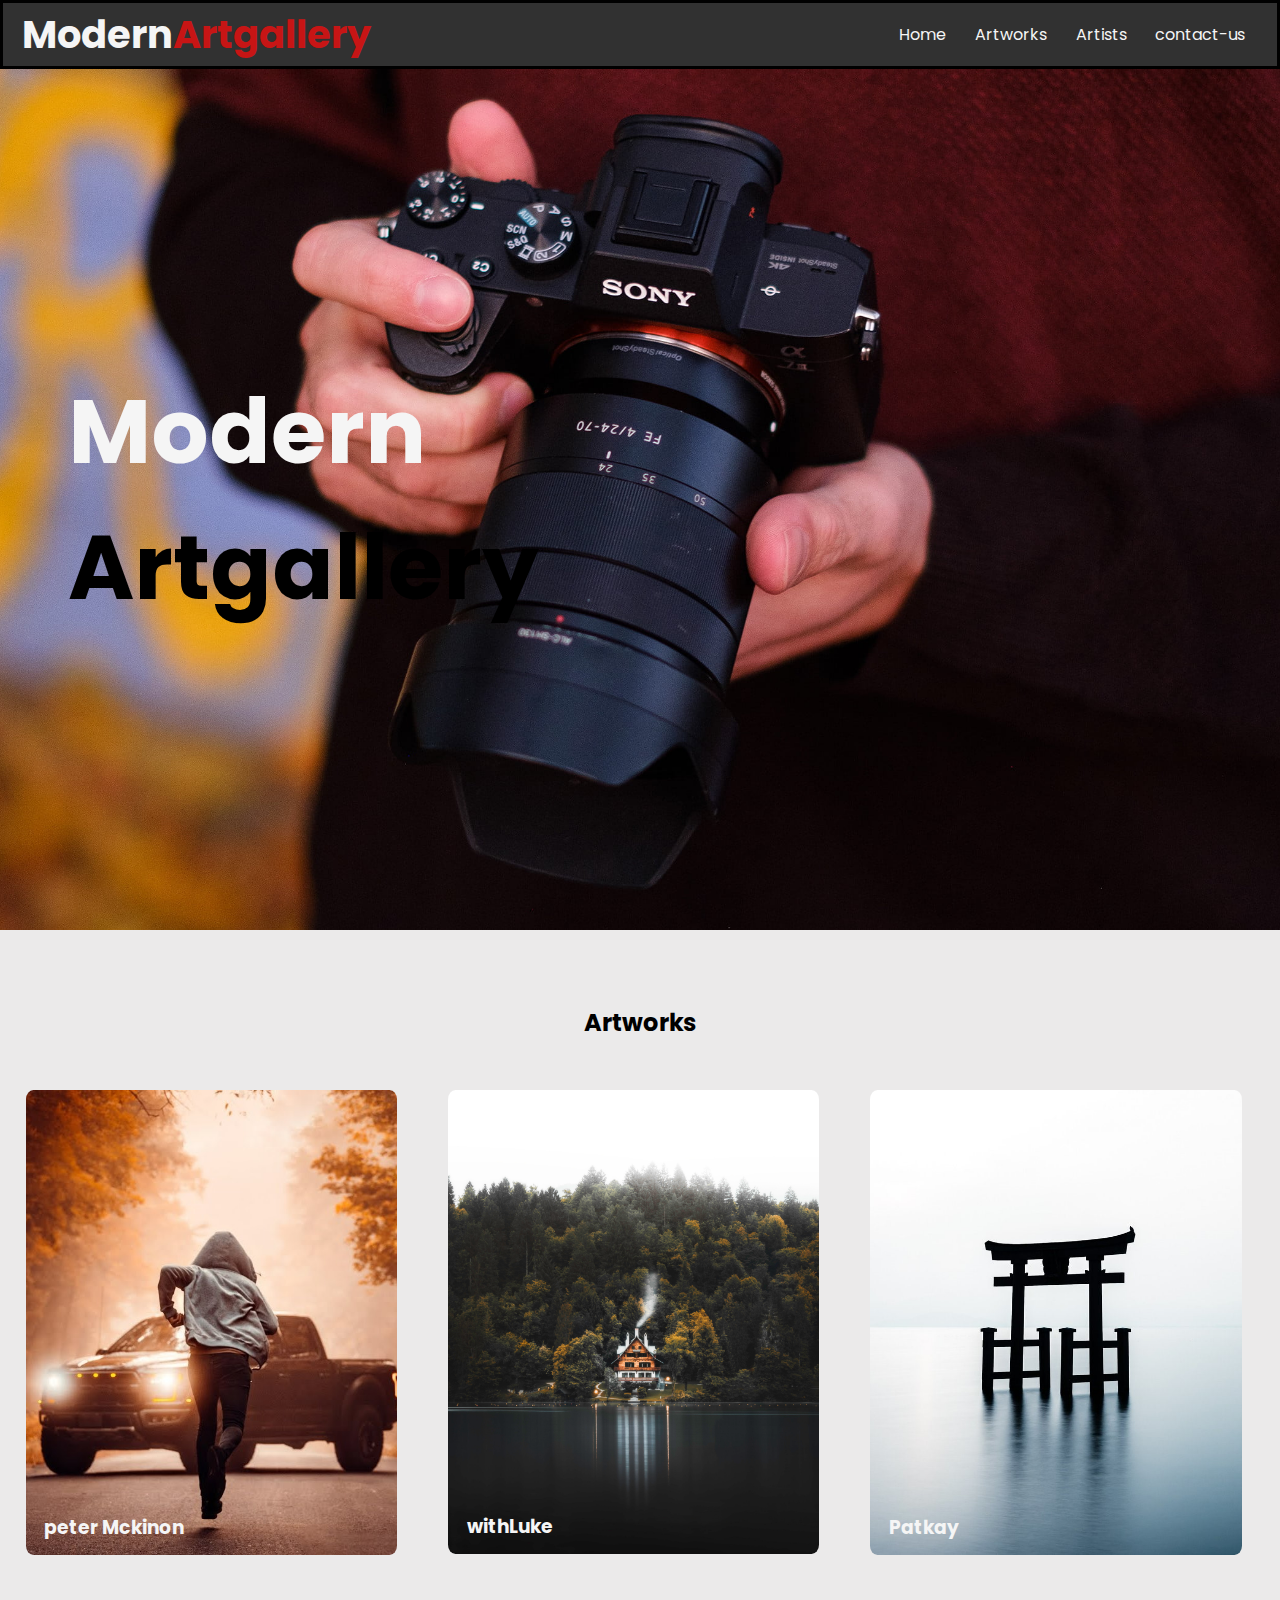
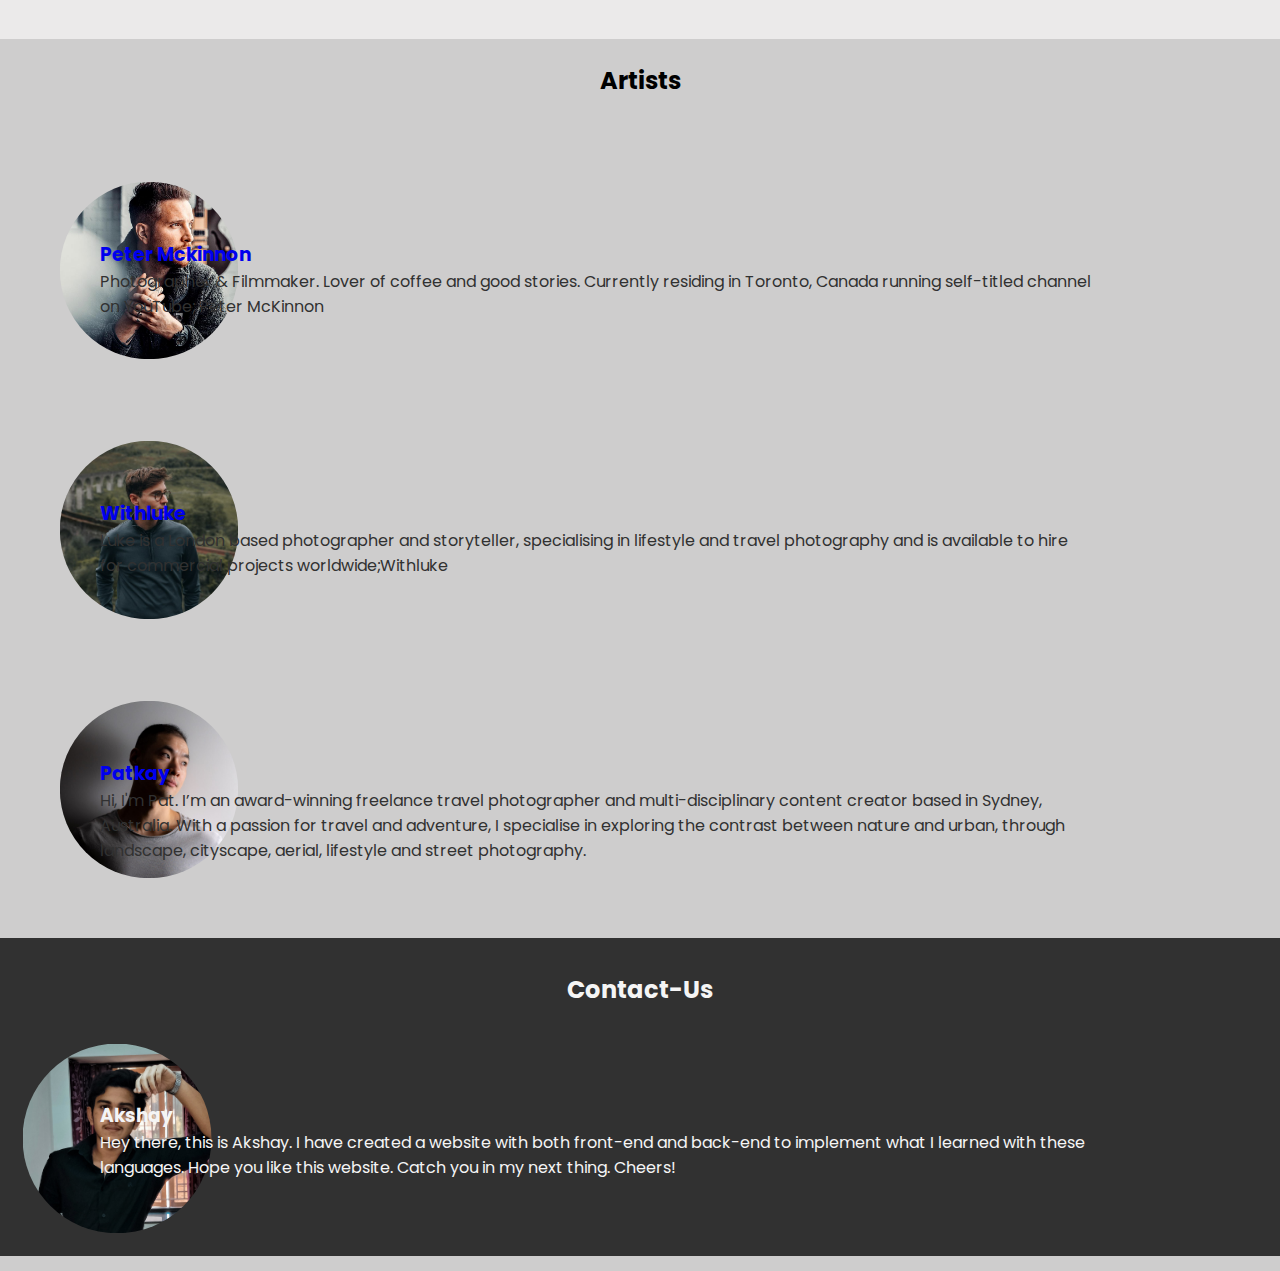
<file: index.html>
<!DOCTYPE html>
<html lang="en">
<head>
    <meta charset="UTF-8">
    <meta http-equiv="X-UA-Compatible" content="IE=edge">
    <meta name="viewport" content="width=device-width, initial-scale=1.0">
    <title>Modern Artgallery</title>
    <link rel="stylesheet" href="CSS/main.css">
</head>
<body>
    <section class="navbar">
        <div class="container">
        <div class="logo">
            <h1>Modern<span>Artgallery</span></h1>
        </div>
        <div class="navigation text-right">
            <ul>
                <li>
                    <a href="index.html">Home</a>
                </li>
                <li>
                    <a href="index.html#artworks">Artworks</a>
                </li>
                <li>
                    <a href="index.html#artists">Artists</a>
                </li>
                <li>
                    <a href="index.html#contact-us">contact-us</a>
                </li>
            </ul>
        </div>
        
        </div>
    <div class="clearfix"></div>
    </section>
    <section class="hero-page" id="hero-page">
        <div class="logo-big">
            <h1>Modern<br><span>Artgallery</span></h1>
            
        </div>

    </section>
    <section class="artworks" id="artworks"> 
        <div class="container-2">
            <h2 class="text-center">Artworks</h2>
        <div class="box float-container">
            <a href="1.html">
            <img src="images/petermck-pot.jpg" alt="petermckinon image" class="img-resp img-curve">
            </a>
            <h3 class="float-text">peter Mckinon</h3>
        </div>
        <div class="box float-container">
            <a href="2.html">
            <img src="images/withluke.jpg" alt="withtluke" class="img-resp img-curve">
            </a>
            <h3 class="float-text">withLuke</h3>
        </div>
        <div class="box float-container">
            <img src="images/patkay-pot.jpg" alt="patkay" class="img-resp img-curve">

            <h3 class="float-text">Patkay</h3>
        </div>
    </div>  
    <div class="clearfix"></div>
    </section>
    <section class="artists" id="artists">
        <div class="artists-container">
            <h2 class="text-center">Artists</h2>
            <div class="artist-num">
                <div class="artists-logo">
                    <img src="images/petmck-logo.jpg" alt="petermck logo" class="img-responsive image-curve">
                </div>           
                <div class="artists-details">
                    <h3><a href="1.html">Peter Mckinnon</a></h3>
                    <p class="para">Photographer & Filmmaker. Lover of coffee and good stories. Currently residing in Toronto, Canada running self-titled channel on YouTube; Peter McKinnon</p>
                </div>
                <div class="clearfix"></div>
            </div>

            <div class="artist-num">
                <div class="artists-logo">
                    <img src="images/withluke-logo.jpg" alt="Withluke" class="img-responsive image-curve">
                </div>           
                <div class="artists-details">
                    <h3><a href="2.html">Withluke</a></h3>
                    <p class="para">Luke is a London based photographer and storyteller, specialising in lifestyle and travel photography and is available to hire for commercial projects worldwide;Withluke</p>
                </div>   
                <div class="clearfix"></div>        
            </div>

            <div class="artist-num">
                <div class="artists-logo">
                    <img src="images/patkay-logo.jpg" alt="Patkay" class="img-responsive image-curve">
                </div>           
                <div class="artists-details">
                    <h3><a href="3.html">Patkay</a></h3>
                    <p class="para">Hi, I'm Pat. I’m an award-winning freelance travel photographer and multi-disciplinary content creator based in Sydney, Australia. With a passion for travel and adventure, I specialise in exploring the contrast between nature and urban, through landscape, cityscape, aerial, lifestyle and street photography.</p>
                </div>  
                <div class="clearfix"></div>          
            </div>
            
        </div>

    </section>
    <section class="contact-us" id="contact-us">
    <div class="contact-container">
        <h2 class="text-center-align">Contact-Us</h2>
        <div class="contact-us-align">
        <div class="artist-logo">
            <img src="images/Mypic.jpg" alt="my picture" class="img-responsive image-curve">
        </div>
        <div class="description">
            <h3>Akshay</h3>
            <p class="para">Hey there, this is Akshay. I have created a website with both front-end and back-end to implement what I learned with these languages. Hope you like this website. Catch you in my next thing. Cheers!</p>
        </div>
        <div class="clearfix"></div>
    </div>
    </div>
    </section>
</body>
</html>
</file>
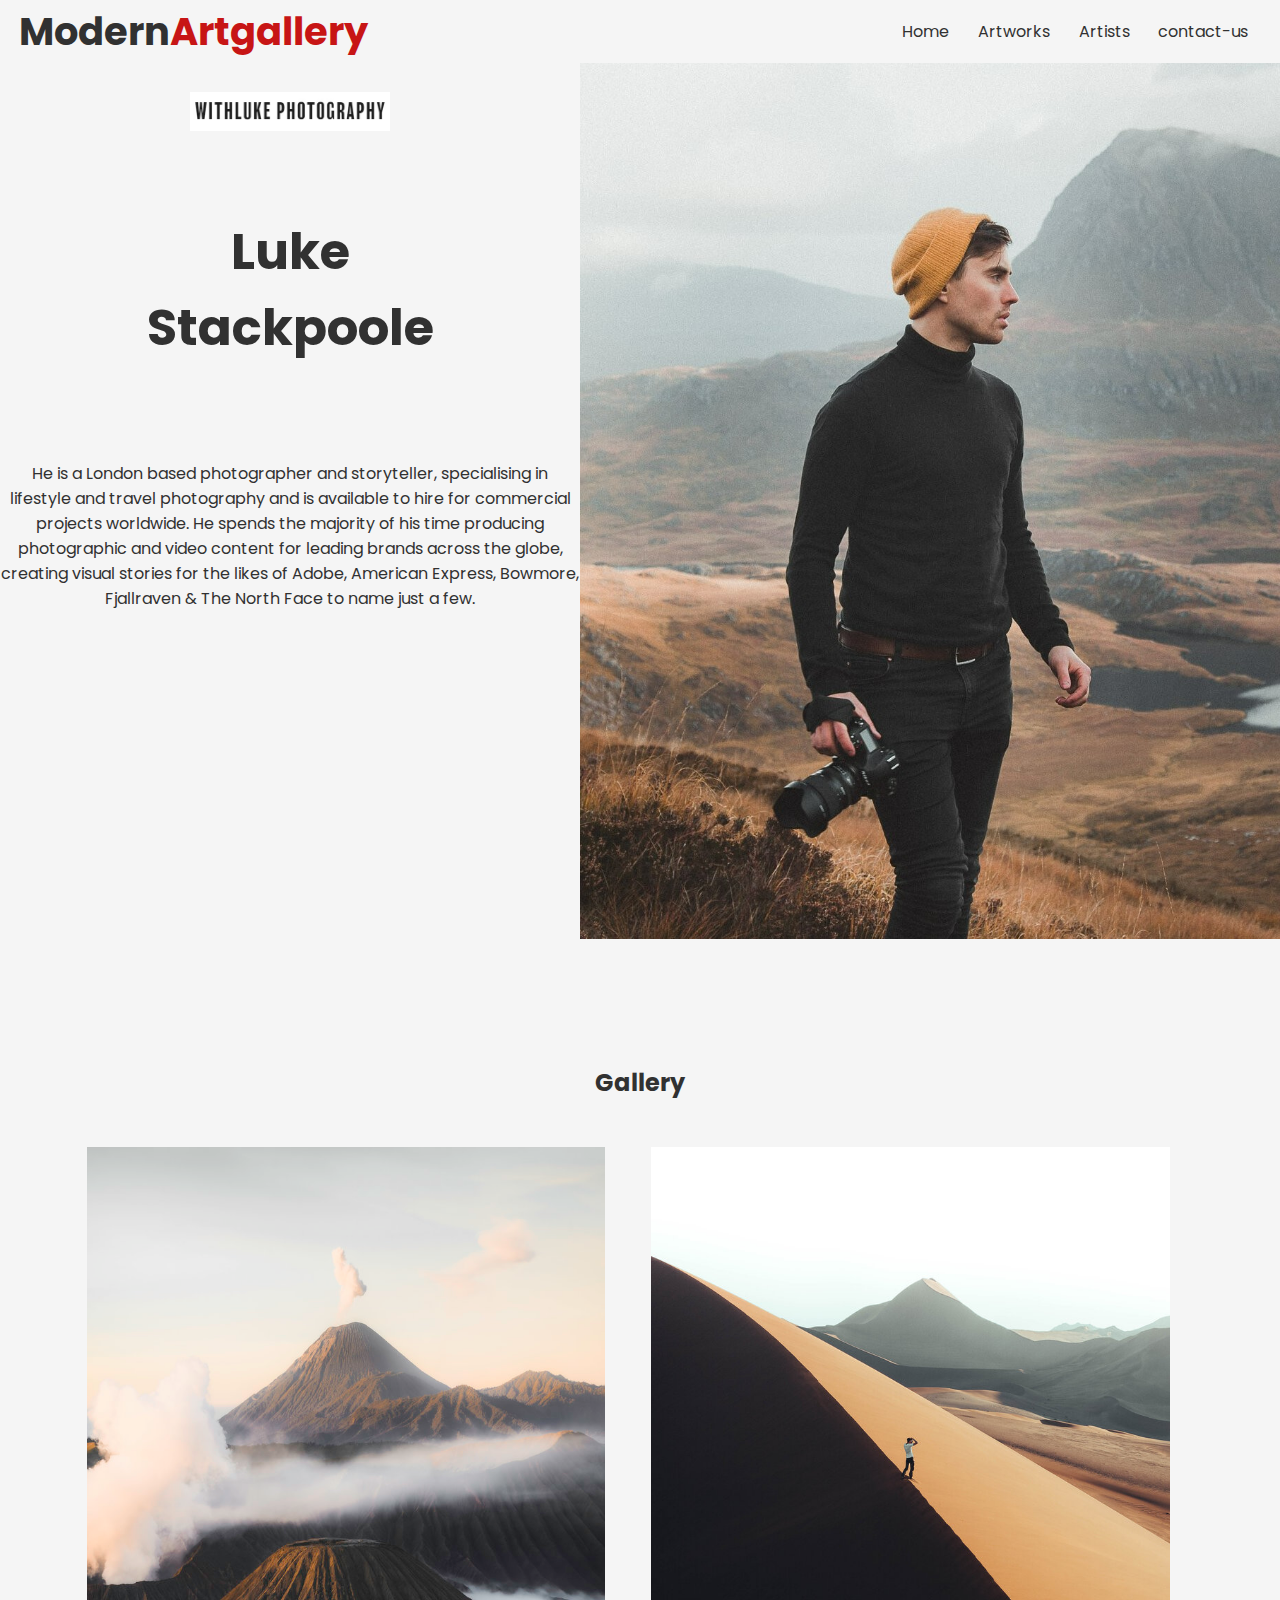
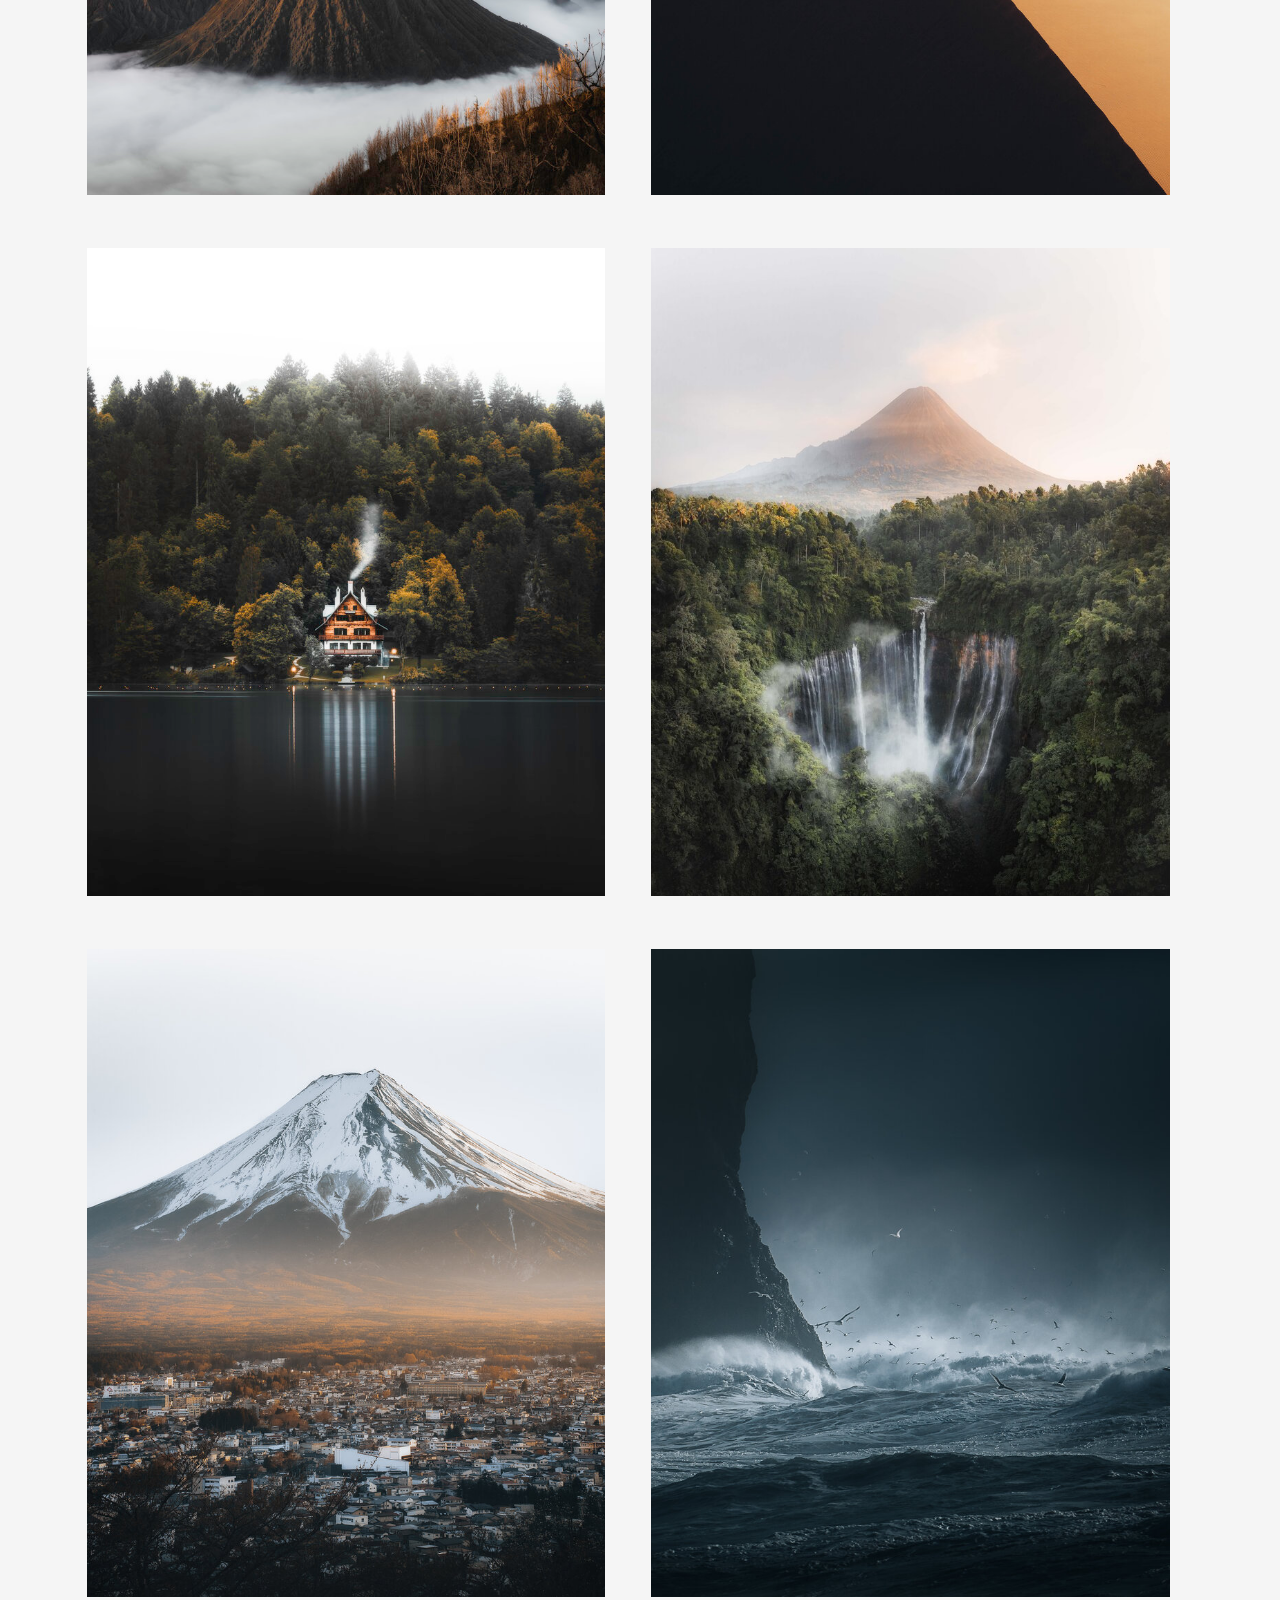
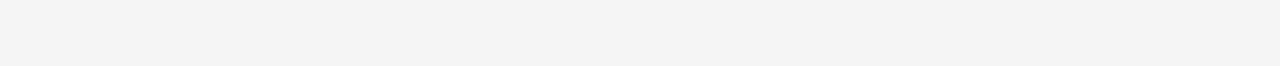
<file: 2.html>
<!DOCTYPE html>
<html lang="en">
<head>
    <meta charset="UTF-8">
    <meta http-equiv="X-UA-Compatible" content="IE=edge">
    <meta name="viewport" content="width=device-width, initial-scale=1.0">
    <title>Withluke</title>
    <link rel="stylesheet" href="2 CSS/2main.css">
</head>
<body>
    <section class="navbar">
        <div class="container">
        <div class="logo">
            <h1>Modern<span>Artgallery</span></h1>
        </div>
        <div class="navigation text-right">
            <ul>
                <li>
                    <a href="index.html">Home</a>
                </li>
                <li>
                    <a href="index.html#artworks">Artworks</a>
                </li>
                <li>
                    <a href="index.html#artists">Artists</a>
                </li>
                <li>
                    <a href="index.html#contact-us">contact-us</a>
                </li>
            </ul>
        </div>
        
        </div>
    <div class="clearfix"></div>
    </section>
    <section class="about-section">
        <div class="about-section-container">
        
        <div class="image-section">
            <img src="images/withluke-logo-2.jpg" alt="Withluke" class="img-response">
        </div>
        <div class="details">
            <img src="images/withluke-letters.jpg" alt="logo" class="image">
            <h1 class="h1"><br>Luke <br>Stackpoole</h1>
            <p class="p"><br><br><br>He is a London based photographer and storyteller, specialising in lifestyle and travel photography and is available to hire for commercial projects worldwide.

                He spends the majority of his time producing photographic and video content for leading brands across the globe, creating visual stories for the likes of Adobe, American Express, Bowmore, Fjallraven & The North Face to name just a few.<br><br><br><br><br><br><br><br> </p>
        </div>
        </div>
        <div class="clearfix"></div>
    </section>

    <section class="gallery">
        <div class="gallery-container">
            <h2 class="text-center">Gallery</h2>
            <div class="clearfix"></div>
            <div class="gallery-box">
                <a href="order.html">
                <img src="images/luke1.jpg" alt="luke1" class="img-resp img-curve">
                </a>
                
                </div>

            <div class="gallery-box float_container">
                <a href="order.php">
                <img src="images/luke2.jpg" alt="luke2" class="img-resp img-curve">
                </a>
            </div>  

            <div class="gallery-box float_container">
                <a href="order.php">
                <img src="images/luke3.jpg" alt="luke3" class="img-resp img-curve">
                </a>
            </div>

            <div class="gallery-box float_container">
                <a href="order.php">
                <img src="images/luke4.jpg" alt="luke4" class="img-resp img-curve">
                </a>

            </div>

            <div class="gallery-box float_container">
                <a href="order.php">
                <img src="images/luke5.jpg" alt="luke5" class="img-resp img-curve">
                </a>
            </div>  

            <div class="gallery-box float_container">
                <a href="order.php">
                <img src="images/luke6.jpg" alt="luke6" class="img-resp img-curve">
                </a>
            </div>


        </div>
    </section>
</body>
</html>
</file>
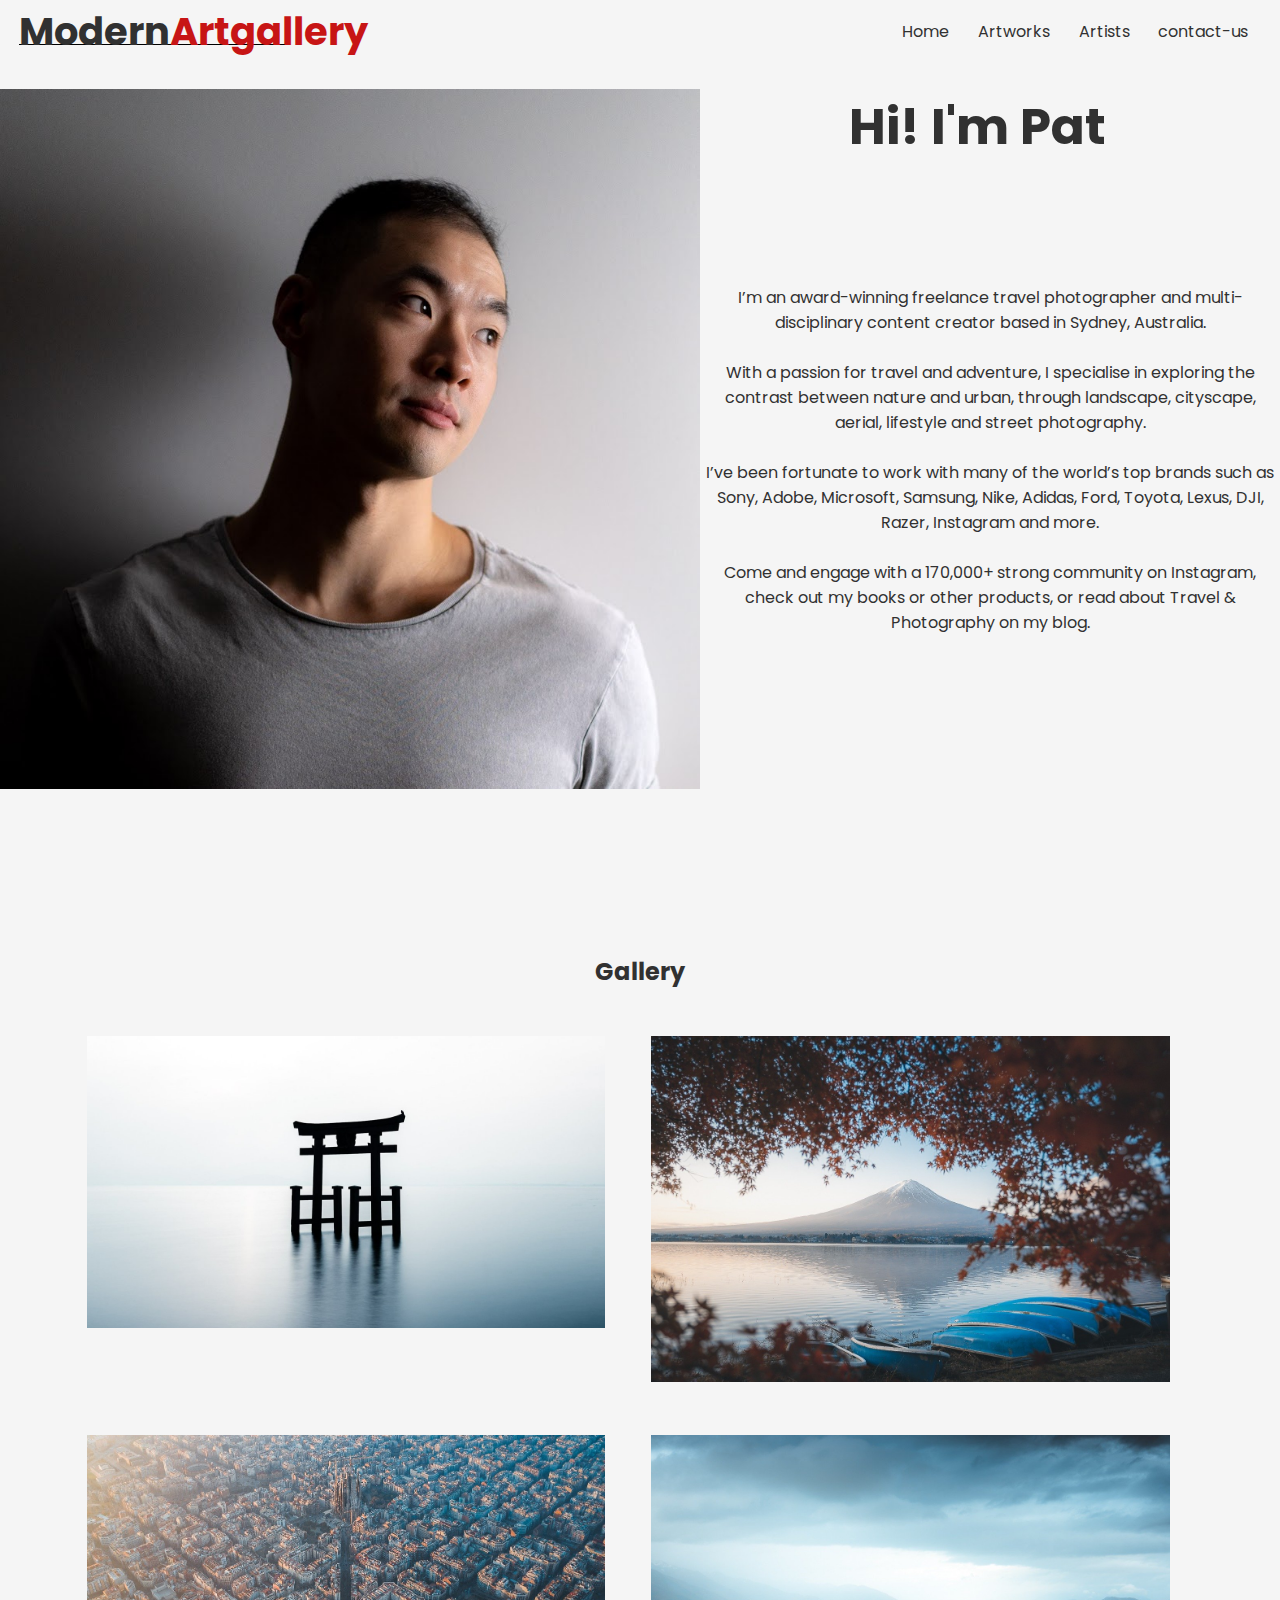
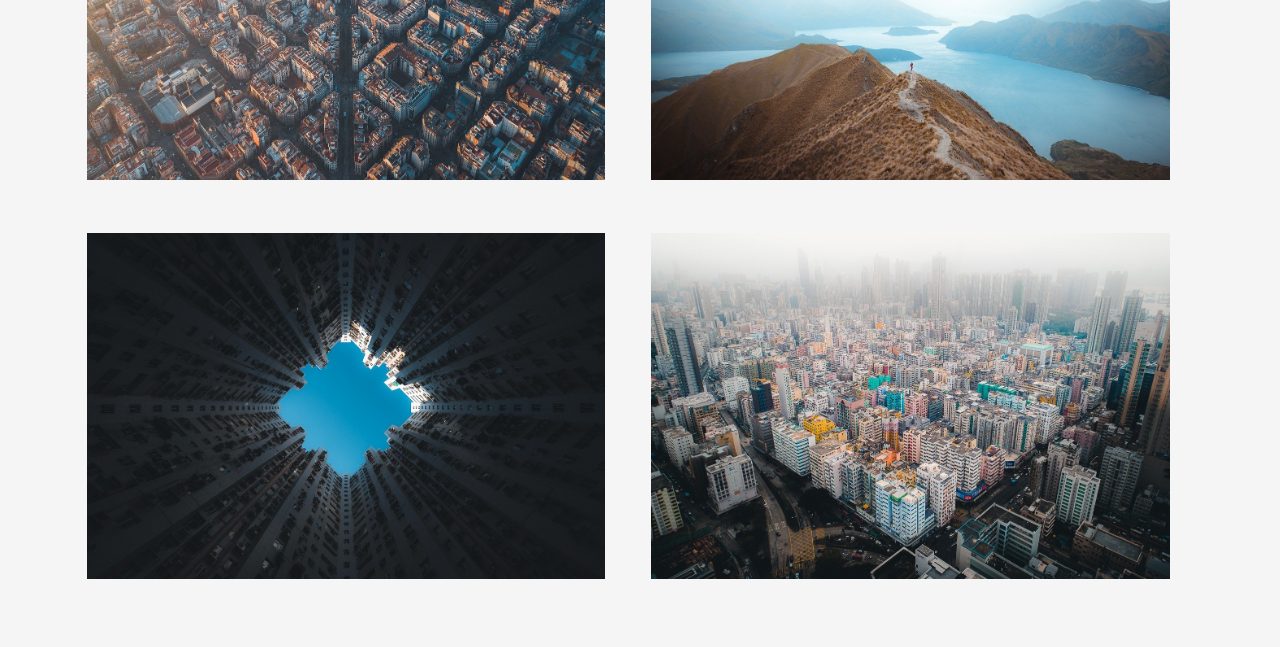
<file: 3.html>
<!DOCTYPE html>
<html lang="en">
<head>
    <meta charset="UTF-8">
    <meta http-equiv="X-UA-Compatible" content="IE=edge">
    <meta name="viewport" content="width=device-width, initial-scale=1.0">
    <title>Patkay</title>
    <link rel="stylesheet" href="3CSS/3main.css">
</head>
<body>
    <section class="navbar">
        <div class="container">
        <div class="logo">
            <h1>Modern<span>Artgallery</span></h1>
        </div>
        <div class="navigation text-right">
            <ul>
                <li>
                    <a href="index.html">Home</a>
                </li>
                <li>
                    <a href="index.html#artworks">Artworks</a>
                </li>
                <li>
                    <a href="isndex.html#artists">Artists</a>
                </li>
                <li>
                    <a href="index.html#contact-us">contact-us</a>
                </li>
            </ul>
        </div>
        
        </div>
    <div class="clearfix"></div>
    </section>
    <section class="about-section">
        <div class="about-section-container">
        
        <div class="image-section">
            <img src="images/patkay-logo.jpg" alt="Patkay" class="img-response">
        </div>
        <div class="details">
           
            <h1 class="h1">Hi! I'm Pat</h1>
            <p class="p"><br><br><br>I’m an award-winning freelance travel photographer and multi-disciplinary content creator based in Sydney, Australia.<br><br>

With a passion for travel and adventure, I specialise in exploring the contrast between nature and urban, through landscape, cityscape, aerial, lifestyle and street photography.<br><br>

I’ve been fortunate to work with many of the world’s top brands such as Sony, Adobe, Microsoft, Samsung, Nike, Adidas, Ford, Toyota, Lexus, DJI, Razer, Instagram and more.<br><br>

Come and engage with a 170,000+ strong community on Instagram, check out my books or other products, or read about Travel & Photography on my blog.<br><br><br><br><br><br><br><br> </p>
        </div>
        </div>
        <div class="clearfix"></div>
    </section>

    <section class="gallery">
        <div class="gallery-container">
            <h2 class="text-center">Gallery</h2>
            <div class="clearfix"></div>
            <div class="gallery-box">
            <a href="order.php">
                <img src="images/patkay1.jpg" alt="patkay1" class="img-resp img-curve">
                </a>
                
                </div>

            <div class="gallery-box float_container">
            <a href="order.php">
                <img src="images/patkay2.jpg" alt="patkay2" class="img-resp img-curve">
                </a>
            </div>  

            <div class="gallery-box float_container">
                <a href="order.php">
                <img src="images/patkay3.jpg" alt="patkay3" class="img-resp img-curve">
                </a>
            </div>

            <div class="gallery-box float_container">
            <a href="order.php">
                <img src="images/patkay4.jpg" alt="ptakay4" class="img-resp img-curve">
                </a>

            </div>

            <div class="gallery-box float_container">
            <a href="order.php">
                <img src="images/patkay5.jpg" alt="patkay5" class="img-resp img-curve">
                </a>
            </div>  

            <div class="gallery-box float_container">
            <a href="order.php">
                <img src="images/patkay6.jpg" alt="patkay6" class="img-resp img-curve">
                </a>
            </div>


        </div>
    </section>
</body>
</html>
</file>
<file: CSS/main.css>
@import url("https://fonts.googleapis.com/css2?family=Poppins:wght@400;700&display=swap");
body {
  background-color: #cecdcd;
}

* {
  margin: 0 0;
  padding: 0 0;
  font-family: 'Poppins';
}

a {
  text-decoration: none;
}

.container {
  border-style: solid;
  width: auto;
  margin: 0 auto;
  padding: 1.5%;
  background-color: #313131;
}

.container .logo {
  width: 14em;
  line-height: 25px;
  text-decoration: none;
  font-weight: bold;
  color: whitesmoke;
  font-size: 1.2em;
  float: left;
}

.container .logo span {
  color: #c71515;
}

.text-right {
  text-align: right;
  cursor: pointer;
}

.navigation :hover {
  margin: 2px;
  -webkit-transition: 20ms;
  transition: 20ms;
  -webkit-transform: 2%;
          transform: 2%;
}

/* css for navbar section */
.navigation ul {
  list-style-type: none;
}

.navigation ul li {
  display: inline;
  padding: 1%;
}

.navigation ul li a {
  color: whitesmoke;
}

.hero-page {
  background-image: url("../images/1.jpg");
  padding: 23% 0;
  background-size: cover;
  background-repeat: no-repeat;
  background-position: center;
}

.logo-big {
  display: -webkit-box;
  display: -ms-flexbox;
  display: flex;
  position: relative;
  text-align: left;
  padding: .0001em 1.5em;
  width: 100%;
  height: 100%;
  font-size: 45px;
  color: whitesmoke;
  text-align: justify;
}

.logo-big span {
  color: black;
}

.text-center {
  text-align: center;
  padding: 1em;
}

.clearfix {
  clear: both;
  float: none;
}

/* CSS for Artworks */
.artworks {
  padding: 4% 0;
  background-color: rgba(255, 255, 255, 0.589);
}

.box {
  width: 29%;
  float: left;
  margin: 2%;
}

.box :hover {
  padding: 10px;
  -webkit-transition: width 2s, height 2s, -webkit-transform 2s;
  transition: width 2s, height 2s, -webkit-transform 2s;
  transition: width 2s, height 2s, transform 2s;
  transition: width 2s, height 2s, transform 2s, -webkit-transform 2s;
  -webkit-transition-delay: 1s;
          transition-delay: 1s;
  motion: 10px;
  -webkit-transform: rotate(360deg);
          transform: rotate(360deg);
}

.img-resp {
  width: 100%;
}

.img-curve {
  border-radius: 2%;
}

.float-container {
  position: relative;
}

.float-text {
  position: absolute;
  bottom: 20px;
  left: 5%;
  color: whitesmoke;
}

/* CSS for artists */
.artist-num {
  border-style: none;
  margin: 3%;
  padding: 10px;
}

.img-responsive {
  width: 15%;
  float: left;
  border-style: none;
  padding: 1%;
}

.image-curve {
  border-radius: 50%;
}

.artists-details {
  position: absolute;
  right: 10px;
  width: 1170px;
  color: #313131;
  padding: 70px 0;
  height: 100px;
}

.para {
  width: 85%;
  text-align: left;
  float: left;
}

/* CSS for contact us */
.contact-container {
  margin-top: 3%;
  padding: 10px;
  border-style: none;
  background-color: #313131;
}

.text-center-align {
  text-align: center;
  padding: 1em;
  color: whitesmoke;
}

.description {
  position: absolute;
  right: 10px;
  width: 1170px;
  color: whitesmoke;
  padding: 70px 0;
  height: 100px;
}
/*# sourceMappingURL=main.css.map */
</file>
<file: 2 CSS/2main.css>
@import url("https://fonts.googleapis.com/css2?family=Poppins:wght@400;700&display=swap");
body {
  background-color: whitesmoke;
  color: #313131;
  font-family: 'Poppins';
}

* {
  margin: 0 0;
  padding: 0 0;
  font-family: 'Poppins';
}

a {
  text-decoration: none;
}

.clearfix {
  clear: both;
  float: none;
}

.container {
  border-style: none;
  width: auto;
  margin: 0 auto;
  padding: 1.5%;
  background-color: whitesmoke;
}

.container .logo {
  width: 14em;
  line-height: 25px;
  text-decoration: none;
  font-weight: bold;
  color: #313131;
  font-size: 1.2em;
  float: left;
}

.container .logo span {
  color: #c71515;
}

.text-right {
  text-align: right;
  cursor: pointer;
}

.navigation :hover {
  margin: 2px;
  -webkit-transition: 20ms;
  transition: 20ms;
  -webkit-transform: 2%;
          transform: 2%;
}

/* css for navbar section */
.navigation ul {
  list-style-type: none;
}

.navigation ul li {
  display: inline;
  padding: 1%;
}

.navigation ul li a {
  color: #313131;
}

.hero-page {
  background-image: url("../images/1.jpg");
  padding: 23% 0;
  background-size: cover;
  background-repeat: no-repeat;
  background-position: center;
}

.logo-big {
  display: -webkit-box;
  display: -ms-flexbox;
  display: flex;
  position: relative;
  text-align: left;
  padding: .0001em 1.5em;
  width: 100%;
  height: 100%;
  font-size: 45px;
  color: #313131;
  text-align: justify;
}

.logo-big span {
  color: black;
}

.text-center {
  text-align: center;
  padding: 1em;
}

.clearfix {
  clear: both;
  float: none;
}

/*About Section */
.about-section {
  background-color: whitesmoke;
}

.about-section-container {
  border-bottom: none;
  padding-bottom: 1.4%;
}

.img-response {
  width: 700px;
  float: right;
}

.details {
  text-align: center;
}

.image {
  width: 200px;
  padding-top: 2.2%;
}

.h1 {
  font-size: 50px;
}

.p {
  text-align: center;
  padding-top: 1.5%;
}

/*CSS for Gallery */
.gallery {
  border: 1px none black;
  padding: 3% 0;
  margin: 5%;
  position: absolute;
}

.gallery-box {
  width: 45%;
  float: left;
  margin: 1%;
  padding: 1%;
  border: 1px none #313131;
}

.img-resp {
  width: 100%;
}

.img-curve {
  border-radius: none;
}

.float_container {
  position: relative;
}
/*# sourceMappingURL=2main.css.map */
</file>
<file: 3CSS/3main.css>
@import url("https://fonts.googleapis.com/css2?family=Poppins:wght@400;700&display=swap");
body {
  background-color: whitesmoke;
  color: #313131;
  font-family: 'Poppins';
}

* {
  margin: 0 0;
  padding: 0 0;
  font-family: 'Poppins';
}

a {
  text-decoration: none;
}

.clearfix {
  clear: both;
  float: none;
}

.container {
  border-bottom: 1px none black;
  width: auto;
  margin: 0 auto;
  padding: 1.5%;
  background-color: whitesmoke;
}

.container .logo {
  width: 14em;
  line-height: 25px;
  text-decoration: none;
  font-weight: bold;
  color: #313131;
  font-size: 1.2em;
  border-bottom: 1px solid black;
  float: left;
}

.container .logo span {
  color: #c71515;
}

.text-right {
  text-align: right;
  cursor: pointer;
}

.navigation :hover {
  margin: 2px;
  -webkit-transition: 20ms;
  transition: 20ms;
  -webkit-transform: 2%;
          transform: 2%;
}

/* css for navbar section */
.navigation ul {
  list-style-type: none;
}

.navigation ul li {
  display: inline;
  padding: 1%;
}

.navigation ul li a {
  color: #313131;
}

.hero-page {
  background-image: url("../images/1.jpg");
  padding: 23% 0;
  background-size: cover;
  background-repeat: no-repeat;
  background-position: center;
}

.logo-big {
  display: -webkit-box;
  display: -ms-flexbox;
  display: flex;
  position: relative;
  text-align: left;
  padding: .0001em 1.5em;
  width: 100%;
  height: 100%;
  font-size: 45px;
  color: #313131;
  text-align: justify;
}

.logo-big span {
  color: black;
}

.text-center {
  text-align: center;
  padding: 1em;
}

.clearfix {
  clear: both;
  float: none;
}

/*About Section */
.about-section {
  background-color: whitesmoke;
}

.about-section-container {
  border-bottom: none;
  padding-bottom: 1.4%;
}

.img-response {
  width: 700px;
  float: left;
}

.details {
  text-align: center;
}

.image {
  width: 200px;
  padding-top: 2.2%;
}

.h1 {
  border: 1px none black;
  margin: 2%;
  font-size: 50px;
}

.p {
  text-align: center;
  padding-top: 1.5%;
}

/*CSS for Gallery */
.gallery {
  border: 1px none black;
  padding: 3% 0;
  margin: 5%;
  position: absolute;
}

.gallery-box {
  width: 45%;
  float: left;
  margin: 1%;
  padding: 1%;
  border: 1px none #313131;
}

.img-resp {
  width: 100%;
}

.img-curve {
  border-radius: none;
}

.float_container {
  position: relative;
}
/*# sourceMappingURL=3main.css.map */
</file>
